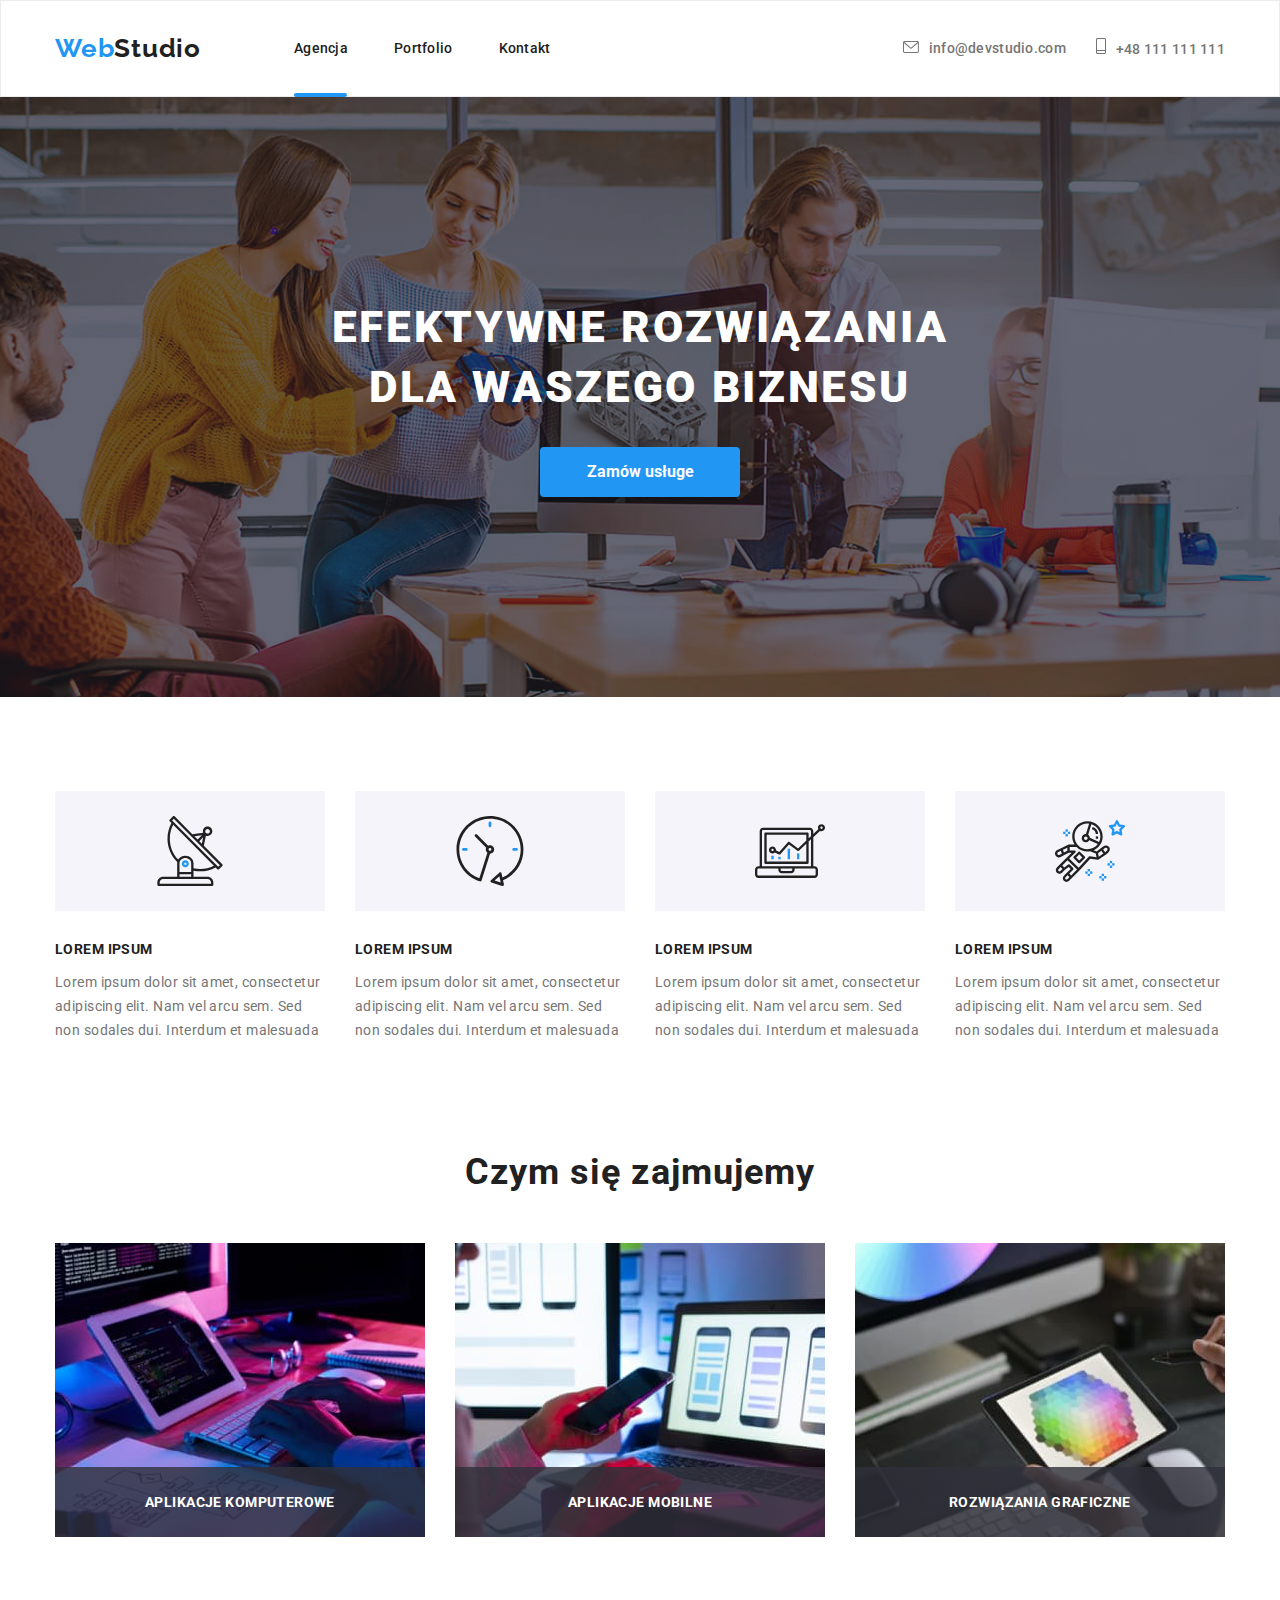
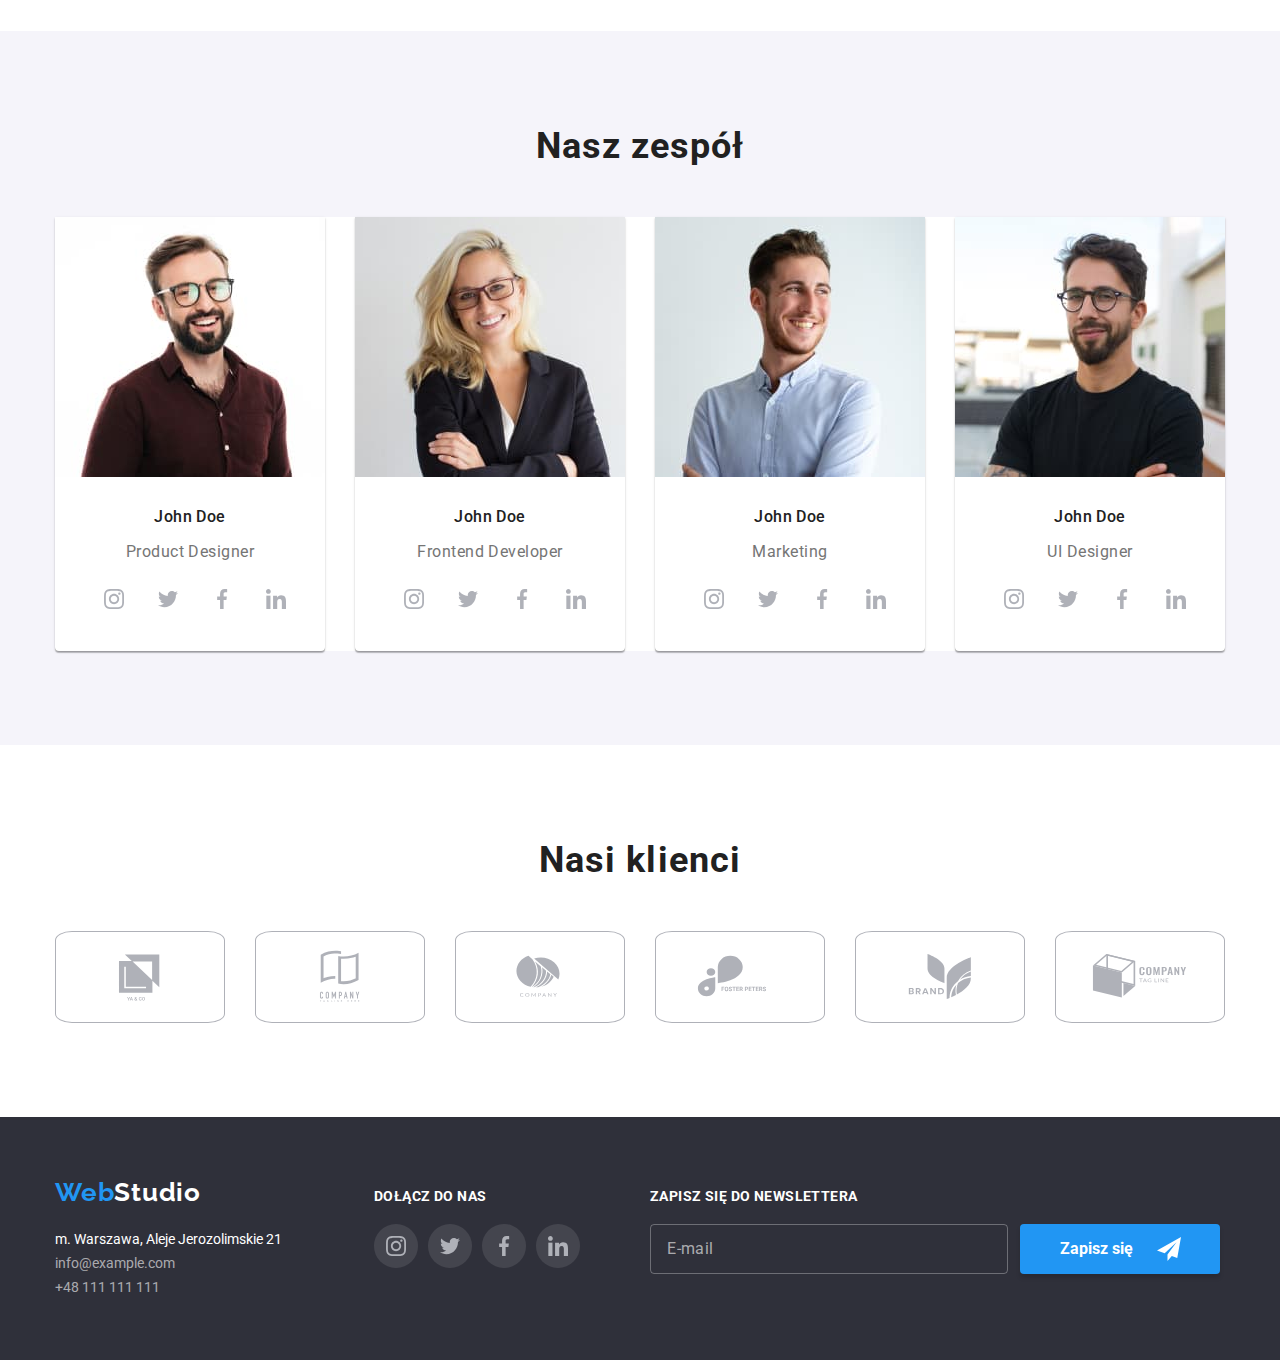
<file: index.html>
<!DOCTYPE html>
<html lang="en">
  <head>
    <meta charset="UTF-8" />
    <meta http-equiv="X-UA-Compatible" content="IE=edge" />
    <meta name="viewport" content="width=device-width, initial-scale=1.0" />

    <link
      rel="stylesheet"
      href="https://cdnjs.cloudflare.com/ajax/libs/modern-normalize/1.0.0/modern-normalize.min.css"
    />

    <link rel="stylesheet" href="./css/main.min.css" />
    <link rel="preconnect" href="https://fonts.gstatic.com" />
    <link
      href="https://fonts.googleapis.com/css2?family=Raleway:wght@700&family=Roboto:wght@400;500;700;900&display=swap"
      rel="stylesheet"
    />
    <title>Studio</title>
  </head>
  <body>
    <header class="header">
      <div class="container">
        <nav class="navigation">
          <a class="logo logo--light-theme" href="#"
            ><span class="logo__accent-text">Web</span>Studio</a
          >
          <ul class="menu list">
            <li class="menu__item menu__item--active">
              <a class="menu__link" href="#">Agencja</a>
            </li>
            <li class="menu__item">
              <a class="menu__link" href="./portfolio.html">Portfolio</a>
            </li>
            <li class="menu__item">
              <a class="menu__link" href="#">Kontakt</a>
            </li>
          </ul>
        </nav>
        <ul class="contact list">
          <li class="contact__item">
            <a class="contact__link" href="mailto:info@devstudio.com"
              ><svg class="contact__icon" width="16" height="12">
                <use href="./images/icons.svg#icon-envelope"></use></svg
              >info@devstudio.com</a
            >
          </li>

          <li class="contact__item">
            <a class="contact__link" href="tel:+48111111111"
              ><svg class="contact__icon" width="10" height="16">
                <use href="./images/icons.svg#icon-smartphone"></use></svg
              >+48 111 111 111</a
            >
          </li>
        </ul>
      </div>
    </header>
    <main>
      <!--------- HERO----------------->

      <section class="hero">
        <div class="container">
          <h1 class="main-header">EFEKTYWNE ROZWIĄZANIA DLA WASZEGO BIZNESU</h1>
          <button class="btn hero__btn" type="button" data-modal-open>
            Zamów usługe
          </button>
        </div>
      </section>

      <!--------LOREM IPSUM-------->

      <section class="strengths section">
        <div class="container">
          <ul class="advantages list">
            <li class="advantages__item">
              <a class="advantages__link" href="#">
                <svg class="advantages__icon">
                  <use href="./images/icons.svg#icon-antenna"></use>
                </svg>
              </a>
              <h3 class="advantages__header">LOREM IPSUM</h3>
              <p class="advantages__description">
                Lorem ipsum dolor sit amet, consectetur adipiscing elit. Nam vel
                arcu sem. Sed non sodales dui. Interdum et malesuada
              </p>
            </li>
            <li class="advantages__item">
              <a class="advantages__link" href="#">
                <svg class="advantages__icon">
                  <use href="./images/icons.svg#icon-clock"></use>
                </svg>
              </a>
              <h3 class="advantages__header">LOREM IPSUM</h3>
              <p class="advantages__description">
                Lorem ipsum dolor sit amet, consectetur adipiscing elit. Nam vel
                arcu sem. Sed non sodales dui. Interdum et malesuada
              </p>
            </li>
            <li class="advantages__item">
              <a class="advantages__link" href="#">
                <svg class="advantages__icon">
                  <use href="./images/icons.svg#icon-diagram"></use>
                </svg>
              </a>
              <h3 class="advantages__header">LOREM IPSUM</h3>
              <p class="advantages__description">
                Lorem ipsum dolor sit amet, consectetur adipiscing elit. Nam vel
                arcu sem. Sed non sodales dui. Interdum et malesuada
              </p>
            </li>
            <li class="advantages__item">
              <a class="advantages__link" href="#">
                <svg class="advantages__icon">
                  <use href="./images/icons.svg#icon-astronaut"></use>
                </svg>
              </a>
              <h3 class="advantages__header">LOREM IPSUM</h3>
              <p class="advantages__description">
                Lorem ipsum dolor sit amet, consectetur adipiscing elit. Nam vel
                arcu sem. Sed non sodales dui. Interdum et malesuada
              </p>
            </li>
          </ul>
        </div>
      </section>
      <!-------------about us----------------------->
      <section class="about-us">
        <div class="container">
          <h2 class="secondary-header">Czym się zajmujemy</h2>

          <ul class="about list">
            <li class="about__item">
              <img
                class="about__photo"
                src="./images/about-us/about-us-img1.jpg"
                alt="Pisanie na klawiaturze kodu wyswietlającego się na tablecie i ekranie monitora"
                width="370"
                height="294"
              />
              <div class="about__header-wrapper">
                <p class="about__label">Aplikacje komputerowe</p>
              </div>
            </li>

            <li class="about__item">
              <img
                class="about__photo"
                src="./images/about-us/about-us-img2.jpg"
                alt="Projektowanie szablonów stron przystosowanych do smartfonów"
                width="370"
                height="294"
              />
              <p class="about__label">Aplikacje mobilne</p>
            </li>

            <li class="about__item">
              <img
                class="about__photo"
                src="./images/about-us/about-us-img3.jpg"
                alt="Paleta kolorów na ekranie tableta"
                width="370"
                height="294"
              />
              <p class="about__label">Rozwiązania graficzne</p>
            </li>
          </ul>
        </div>
      </section>
      <!---------our team-------------->
      <section class="our-team section">
        <div class="container">
          <h2 class="secondary-header">Nasz zespół</h2>
          <ul class="team list">
            <li class="team__item">
              <img
                class="team__photo"
                src="./images/team/team-img1.jpg"
                alt="Zdjęcie przedstawiające John Doe Product Designer"
                width="270"
                height="260"
              />
              <h3 class="team__name">John Doe</h3>
              <p class="team__job">Product Designer</p>
              <ul class="social list">
                <li class="social__item">
                  <a class="social__link" href="#">
                    <svg class="social__icon">
                      <use href="./images/icons.svg#icon-instagram"></use>
                    </svg>
                  </a>
                </li>
                <li class="social__item">
                  <a class="social__link" href="#">
                    <svg class="social__icon">
                      <use href="./images/icons.svg#icon-twitter"></use>
                    </svg>
                  </a>
                </li>
                <li class="social__item">
                  <a class="social__link" href="#">
                    <svg class="social__icon">
                      <use href="./images/icons.svg#icon-facebook"></use>
                    </svg>
                  </a>
                </li>
                <li class="social__item">
                  <a class="social__link" href="#">
                    <svg class="social__icon">
                      <use href="./images/icons.svg#icon-linkedin"></use>
                    </svg>
                  </a>
                </li>
              </ul>
            </li>
            <li class="team__item">
              <img
                class="team__photo"
                src="./images/team/team-img2.jpg"
                alt="Zdjęcie przedstawiające John Doe Frontend Developer"
                width="270"
                height="260"
              />
              <h3 class="team__name">John Doe</h3>
              <p class="team__job">Frontend Developer</p>
              <ul class="social list">
                <li class="social__item">
                  <a class="social__link" href="#">
                    <svg class="social__icon">
                      <use href="./images/icons.svg#icon-instagram"></use>
                    </svg>
                  </a>
                </li>
                <li class="social__item">
                  <a class="social__link" href="#">
                    <svg class="social__icon">
                      <use href="./images/icons.svg#icon-twitter"></use>
                    </svg>
                  </a>
                </li>
                <li class="social__item">
                  <a class="social__link" href="#">
                    <svg class="social__icon">
                      <use href="./images/icons.svg#icon-facebook"></use>
                    </svg>
                  </a>
                </li>
                <li class="social__item">
                  <a class="social__link" href="#">
                    <svg class="social__icon">
                      <use href="./images/icons.svg#icon-linkedin"></use>
                    </svg>
                  </a>
                </li>
              </ul>
            </li>
            <li class="team__item">
              <img
                class="team__photo"
                src="./images/team/team-img3.jpg"
                alt="Zdjęcie przedstawiające John Doe Marketing"
                width="270"
                height="260"
              />
              <h3 class="team__name">John Doe</h3>
              <p class="team__job">Marketing</p>
              <ul class="social list">
                <li class="social__item">
                  <a class="social__link" href="#">
                    <svg class="social__icon">
                      <use href="./images/icons.svg#icon-instagram"></use>
                    </svg>
                  </a>
                </li>
                <li class="social__item">
                  <a class="social__link" href="#">
                    <svg class="social__icon">
                      <use href="./images/icons.svg#icon-twitter"></use>
                    </svg>
                  </a>
                </li>
                <li class="social__item">
                  <a class="social__link" href="#">
                    <svg class="social__icon">
                      <use href="./images/icons.svg#icon-facebook"></use>
                    </svg>
                  </a>
                </li>
                <li class="social__item">
                  <a class="social__link" href="#">
                    <svg class="social__icon">
                      <use href="./images/icons.svg#icon-linkedin"></use>
                    </svg>
                  </a>
                </li>
              </ul>
            </li>
            <li class="team__item">
              <img
                class="team__photo"
                src="./images/team/team-img4.jpg"
                alt="Zdjęcie przedstawiające John Doe UI Designer"
                width="270"
                height="260"
              />
              <h3 class="team__name">John Doe</h3>
              <p class="team__job">UI Designer</p>
              <ul class="social list">
                <li class="social__item">
                  <a class="social__link" href="#">
                    <svg class="social__icon">
                      <use href="./images/icons.svg#icon-instagram"></use>
                    </svg>
                  </a>
                </li>
                <li class="social__item">
                  <a class="social__link" href="#">
                    <svg class="social__icon">
                      <use href="./images/icons.svg#icon-twitter"></use>
                    </svg>
                  </a>
                </li>
                <li class="social__item">
                  <a class="social__link" href="#">
                    <svg class="social__icon">
                      <use href="./images/icons.svg#icon-facebook"></use>
                    </svg>
                  </a>
                </li>
                <li class="social__item">
                  <a class="social__link" href="#">
                    <svg class="social__icon">
                      <use href="./images/icons.svg#icon-linkedin"></use>
                    </svg>
                  </a>
                </li>
              </ul>
            </li>
          </ul>
        </div>
      </section>
      <!-------our clients--------------->
      <section class="customers section">
        <div class="container">
          <h2 class="secondary-header">Nasi klienci</h2>
          <ul class="clients list">
            <li class="clients__item">
              <a class="clients__logo" href="#">
                <svg class="clients__icon">
                  <use href="./images/icons.svg#icon-logo"></use>
                </svg>
              </a>
            </li>
            <li class="clients__item">
              <a class="clients__logo" href="#">
                <svg class="clients__icon">
                  <use href="./images/icons.svg#icon-logo-1"></use>
                </svg>
              </a>
            </li>
            <li class="clients__item">
              <a class="clients__logo" href="#">
                <svg class="clients__icon">
                  <use href="./images/icons.svg#icon-logo-2"></use>
                </svg>
              </a>
            </li>
            <li class="clients__item">
              <a class="clients__logo" href="#">
                <svg class="clients__icon">
                  <use href="./images/icons.svg#icon-logo-3"></use>
                </svg>
              </a>
            </li>
            <li class="clients__item">
              <a class="clients__logo" href="#">
                <svg class="clients__icon">
                  <use href="./images/icons.svg#icon-logo-4"></use>
                </svg>
              </a>
            </li>
            <li class="clients__item">
              <a class="clients__logo" href="#">
                <svg class="clients__icon">
                  <use href="./images/icons.svg#icon-logo-5"></use>
                </svg>
              </a>
            </li>
          </ul>
        </div>
      </section>
    </main>
    <footer class="footer">
      <div class="container">
        <div class="footer-information">
          <a class="logo logo--dark-theme" href="#"
            ><span class="logo__accent-text">Web</span>Studio</a
          >
          <address class="address-information">
            <ul class="address list">
              <li class="address__item">
                <a
                  class="address__link address__link--theme"
                  href="https://goo.gl/maps/yhdsXDUsX37qRGJ78"
                  target="_blank"
                  >m. Warszawa, Aleje Jerozolimskie 21</a
                >
              </li>
              <li class="address__item">
                <a class="address__link" href="mailto:info@example.com"
                  >info@example.com</a
                >
              </li>
              <li class="address__item">
                <a class="address__link" href="tel:+48111111111"
                  >+48 111 111 111</a
                >
              </li>
            </ul>
          </address>
        </div>
        <div class="social-links">
          <h3 class="social__header">Dołącz do nas</h3>
          <ul class="social list">
            <li class="social__item">
              <a class="social__link social__link--dark-theme" href="#">
                <svg class="social__icon">
                  <use href="./images/icons.svg#icon-instagram"></use>
                </svg>
              </a>
            </li>
            <li class="social__item">
              <a class="social__link social__link--dark-theme" href="#">
                <svg class="social__icon">
                  <use href="./images/icons.svg#icon-twitter"></use>
                </svg>
              </a>
            </li>
            <li class="social__item">
              <a class="social__link social__link--dark-theme" href="#">
                <svg class="social__icon">
                  <use href="./images/icons.svg#icon-facebook"></use>
                </svg>
              </a>
            </li>
            <li class="social__item">
              <a class="social__link social__link--dark-theme" href="#">
                <svg class="social__icon">
                  <use href="./images/icons.svg#icon-linkedin"></use>
                </svg>
              </a>
            </li>
          </ul>
        </div>
        <div class="newsletter">
          <form method="POST" class="newsletter__form">
            <h3 class="newsletter__header">Zapisz się do newslettera</h3>
            <div class="newsletter__input">
              <input
                type="email"
                name="email"
                placeholder="E-mail"
                class="newsletter__email"
              />

              <button class="btn newsletter__btn" type="submit">
                Zapisz się<svg class="newsletter__icon">
                  <use href="./images/icons.svg#icon-send"></use>
                </svg>
              </button>
            </div>
          </form>
        </div>
      </div>
    </footer>
    <div class="backdrop is-hidden" data-modal>
      <div class="modal">
        <button type="button" class="close-btn" data-modal-close>
          <svg
            class="close-btn__icon"
            width="11"
            height="11"
            viewBox="0 0 11 11"
            xmlns="http://www.w3.org/2000/svg"
          >
            <path
              d="M11 1.10786L9.89214 0L5.5 4.39214L1.10786 0L0 1.10786L4.39214 5.5L0 9.89214L1.10786 11L5.5 6.60786L9.89214 11L11 9.89214L6.60786 5.5L11 1.10786Z"
            />
          </svg>
        </button>
        <form method="POST" class="form">
          <h2 class="form__title">Zostaw swoje dane w formularzu poniżej</h2>
          <label for="name" class="form__label">Imie</label>
          <div class="form__wrapper">
            <input
              type="text"
              name="name"
              id="name"
              class="form__input"
              required
            />

            <svg class="form__icon">
              <use href="./images/icons.svg#icon-name"></use>
            </svg>
          </div>

          <label for="telefon" class="form__label">Telefon</label>
          <div class="form__wrapper">
            <input
              type="tel"
              name="telefon"
              id="telefon"
              class="form__input"
              required
            />

            <svg class="form__icon">
              <use href="./images/icons.svg#icon-phone"></use>
            </svg>
          </div>
          <label for="e-mail" class="form__label">E-mail</label>
          <div class="form__wrapper">
            <input type="email" name="e-mail" id="e-mail" class="form__input" />

            <svg class="form__icon">
              <use href="./images/icons.svg#icon-e-mail"></use>
            </svg>
          </div>
          <label for="komentarz" class="form__label">Komentarz</label>
          <textarea
            name="komentarz"
            id="komentarz"
            cols="30"
            rows="10"
            class="form__textarea"
            placeholder="Wprowadź tekst"
          ></textarea>
          <div class="form__policy">
            <input
              type="checkbox"
              id="checkbox"
              class="form__checkbox visually-hidden"
              required
            />
            <label for="checkbox" class="form__statement"
              >Oświadczam iż akceptuję &nbsp;
              <a href="#" class="form__link">Regulamin </a>
              &nbsp;i&nbsp;
              <a href="#" class="form__link"> Politykę Prywatności</a>

              .</label
            >
          </div>

          <button class="btn form__btn" type="submit">Wyślij</button>
        </form>
      </div>
    </div>
    <script src="./js/modal.js"></script>
  </body>
</html>
</file>
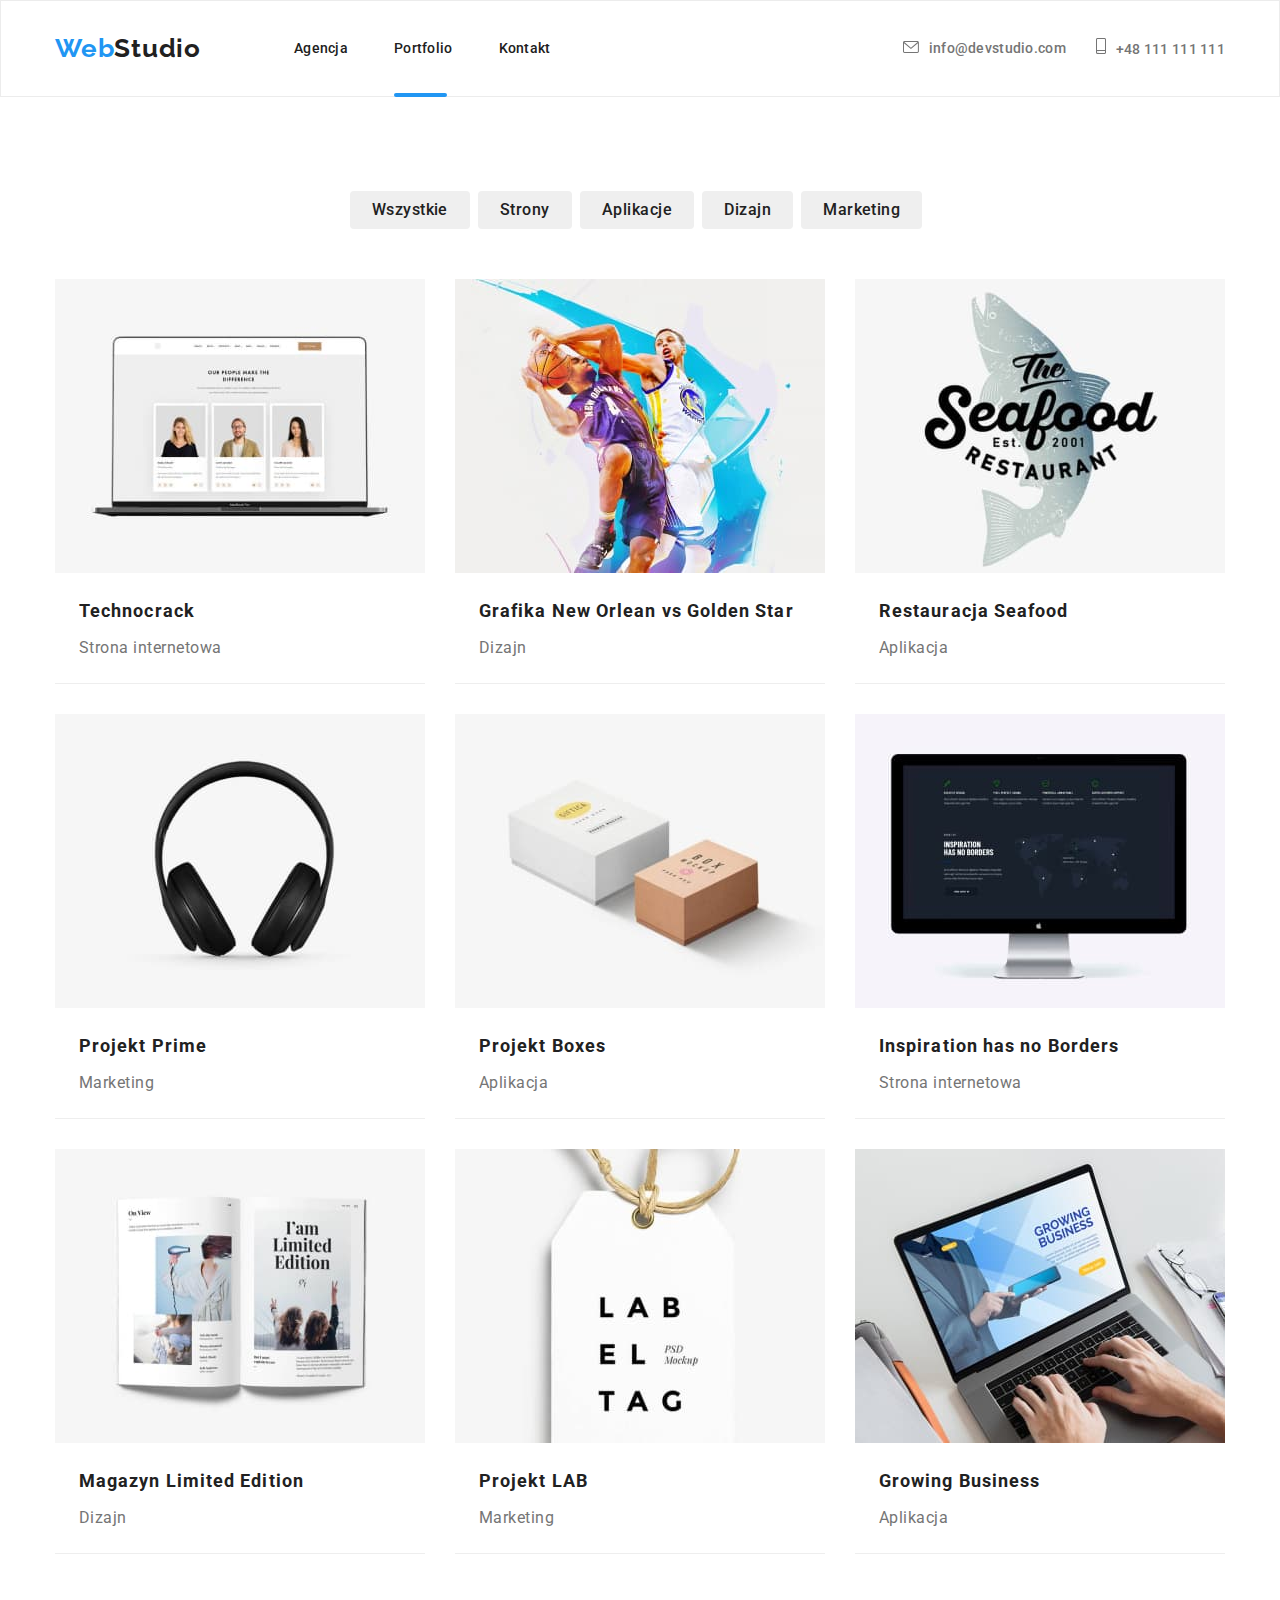
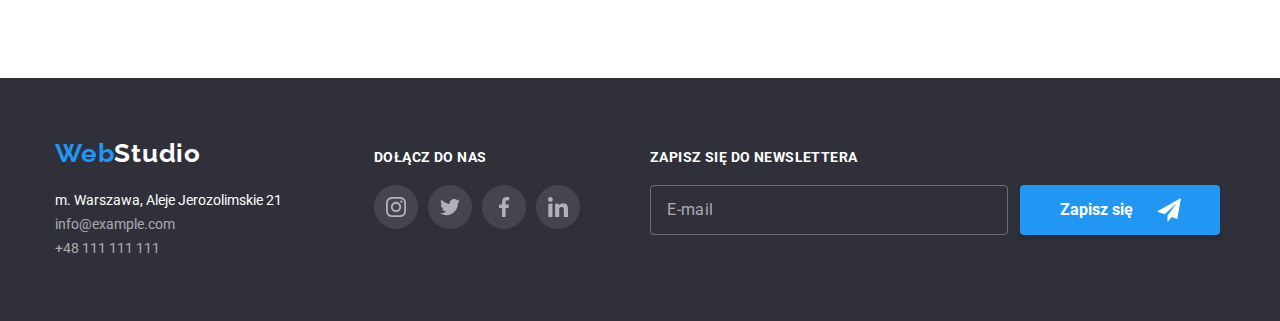
<file: portfolio.html>
<!DOCTYPE html>
<html lang="en">
  <head>
    <meta charset="UTF-8" />
    <meta http-equiv="X-UA-Compatible" content="IE=edge" />
    <meta name="viewport" content="width=device-width, initial-scale=1.0" />
    <link
      rel="stylesheet"
      href="https://cdnjs.cloudflare.com/ajax/libs/modern-normalize/1.0.0/modern-normalize.min.css"
    />
    <link rel="stylesheet" href="./css/main.min.css" />
    <link rel="preconnect" href="https://fonts.gstatic.com" />
    <link
      href="https://fonts.googleapis.com/css2?family=Raleway:wght@700&family=Roboto:wght@400;500;700;900&display=swap"
      rel="stylesheet"
    />
    <title>Portfolio</title>
  </head>
  <body>
    <header class="header">
      <div class="container">
        <nav class="navigation">
          <a class="logo logo--light-theme " href="./index.html"
            ><span class="logo__accent-text">Web</span
            >Studio</a
          >
          <ul class="menu list">
            <li class="menu__item">
              <a class="menu__link" href="./index.html"
                >Agencja</a
              >
            </li>
            <li class="menu__item menu__item--active">
                <a class="menu__link" href="#">Portfolio</a> 
            </li>
            <li class="menu__item">
              <a class="menu__link" href="./index.html"
                >Kontakt</a
              >
            </li>
          </ul>
        </nav>
        <ul class="contact list">
          <li class="contact__item">
            <a class="contact__link" href="mailto:info@devstudio.com">
              <svg class="contact__icon"  width="16" height="12">
                <use href="./images/icons.svg#icon-envelope"></use></svg
              >info@devstudio.com</a
            >
          </li>
          <li class="contact__item">
            <a class="contact__link" href="tel:+48111111111">
              <svg class="contact__icon" width="10" height="16">
                <use href="./images/icons.svg#icon-smartphone"></use></svg
              >+48 111 111 111</a
            >
          </li>
        </ul>
      </div>
    </header>
    <main>
      <!--filters-->

      <div class="filters">
        <div class="container">
          <ul class="buttons list">
            <li class="buttons__item">
              <button class="buttons__name" type="button">
                Wszystkie
              </button>
            </li>
            <li class="buttons__item">
              <button class="buttons__name" type="button">
                Strony
              </button>
            </li>
            <li class="buttons__item">
              <button class="buttons__name" type="button">
                Aplikacje
              </button>
            </li>
            <li class="buttons__item">
              <button class="buttons__name" type="button">
                Dizajn
              </button>
            </li>
            <li class="buttons__item">
              <button class="buttons__name" type="button">
                Marketing
              </button>
            </li>
          </ul>
        </div>
      </div>

      <!--cards-->
      <div class="cards">
        <div class="container">
          <ul class="projects list">
            <li class="projects__item">
              <div class="box">
                <div class="overlay">
                  <p class="overlay__text">
                    Technocrack jest popularną platformą wykorzystywaną do
                    rozpowszechniania koronawirusa. Firmy wykorzystują tę
                    platformę do celów szpiegowskich i ataków na
                    niezabezpieczone serwery konkurencji
                  </p>
                </div>
                <img
                  class="projects__photo"
                  src="./images/projects/projects-img1.jpg"
                  alt="Zdjęcie strony internetowej"
                  width="370"
                  height="294"
                />
              </div>
              <h3 class="projects__title">Technocrack</h3>
              <p class="projects__description">Strona internetowa</p>
            </li>

            <li class="projects__item">
              <div class="box">
                <div class="overlay">
                  <p class="overlay__text">
                    Technocrack jest popularną platformą wykorzystywaną do
                    rozpowszechniania koronawirusa. Firmy wykorzystują tę
                    platformę do celów szpiegowskich i ataków na
                    niezabezpieczone serwery konkurencji
                  </p>
                </div>
                <img
                  class="projects__photo"
                  src="./images/projects/projects-img2.jpg"
                  alt="Grafika koszykarzy New Orlean vs Golden Star"
                  width="370"
                  height="294"
                />
              </div>
              <h3 class="projects__title">
                Grafika New Orlean vs Golden Star
              </h3>
              <p class="projects__description">Dizajn</p>
            </li>
            <li class="projects__item">
              <div class="box">
                <div class="overlay">
                  <p class="overlay__text">
                    Technocrack jest popularną platformą wykorzystywaną do
                    rozpowszechniania koronawirusa. Firmy wykorzystują tę
                    platformę do celów szpiegowskich i ataków na
                    niezabezpieczone serwery konkurencji
                  </p>
                </div>
                <img
                  class="projects__photo"
                  src="./images/projects/projects-img3.jpg"
                  alt="Logo restauracji Seafood"
                  width="370"
                  height="294"
                />
              </div>
              <h3 class="projects__title">Restauracja Seafood</h3>
              <p class="projects__description">Aplikacja</p>
            </li>
            <li class="projects__item">
              <div class="box">
                <div class="overlay">
                  <p class="overlay__text">
                    Technocrack jest popularną platformą wykorzystywaną do
                    rozpowszechniania koronawirusa. Firmy wykorzystują tę
                    platformę do celów szpiegowskich i ataków na
                    niezabezpieczone serwery konkurencji
                  </p>
                </div>
                <img
                  class="projects__photo"
                  src="./images/projects/projects-img4.jpg"
                  alt="Zdjęcie przedstawiające słuchawki"
                  width="370"
                  height="294"
                />
              </div>
              <h3 class="projects__title">Projekt Prime</h3>
              <p class="projects__description">Marketing</p>
            </li>
            <li class="projects__item">
              <div class="box">
                <div class="overlay">
                  <p class="overlay__text">
                    Technocrack jest popularną platformą wykorzystywaną do
                    rozpowszechniania koronawirusa. Firmy wykorzystują tę
                    platformę do celów szpiegowskich i ataków na
                    niezabezpieczone serwery konkurencji
                  </p>
                </div>
                <img
                  class="projects__photo"
                  src="./images/projects/projects-img5.jpg"
                  alt="Zdjęcie dwóch pudełek"
                  width="370"
                  height="294"
                />
              </div>
              <h3 class="projects__title">Projekt Boxes</h3>
              <p class="projects__description">Aplikacja</p>
            </li>
            <li class="projects__item">
              <div class="box">
                <div class="overlay">
                  <p class="overlay__text">
                    Technocrack jest popularną platformą wykorzystywaną do
                    rozpowszechniania koronawirusa. Firmy wykorzystują tę
                    platformę do celów szpiegowskich i ataków na
                    niezabezpieczone serwery konkurencji
                  </p>
                </div>
                <img
                  class="projects__photo"
                  src="./images/projects/projects-img6.jpg"
                  alt="Zdjęcie strony internetowej Inspiartion has no Borders"
                  width="370"
                  height="294"
                />
              </div>
              <h3 class="projects__title">
                Inspiration has no Borders
              </h3>
              <p class="projects__description">Strona internetowa</p>
            </li>
            <li class="projects__item">
              <div class="box">
                <div class="overlay">
                  <p class="overlay__text">
                    Technocrack jest popularną platformą wykorzystywaną do
                    rozpowszechniania koronawirusa. Firmy wykorzystują tę
                    platformę do celów szpiegowskich i ataków na
                    niezabezpieczone serwery konkurencji
                  </p>
                </div>
                <img
                  class="projects__photo"
                  src="./images/projects/projects-img7.jpg"
                  alt="Zdjęcie przedstawiające dwie strony magazynu"
                  width="370"
                  height="294"
                />
              </div>
              <h3 class="projects__title">Magazyn Limited Edition</h3>
              <p class="projects__description">Dizajn</p>
            </li>
            <li class="projects__item">
              <div class="box">
                <div class="overlay">
                  <p class="overlay__text">
                    Technocrack jest popularną platformą wykorzystywaną do
                    rozpowszechniania koronawirusa. Firmy wykorzystują tę
                    platformę do celów szpiegowskich i ataków na
                    niezabezpieczone serwery konkurencji
                  </p>
                </div>
                <img
                  class="projects__photo"
                  src="./images/projects/projects-img8.jpg"
                  alt="Zdjęcie etykiety"
                  width="370"
                  height="294"
                />
              </div>
              <h3 class="projects__title">Projekt LAB</h3>
              <p class="projects__description">Marketing</p>
            </li>
            <li class="projects__item">
              <div class="box">
                <div class="overlay">
                  <p class="overlay__text">
                    Technocrack jest popularną platformą wykorzystywaną do
                    rozpowszechniania koronawirusa. Firmy wykorzystują tę
                    platformę do celów szpiegowskich i ataków na
                    niezabezpieczone serwery konkurencji
                  </p>
                </div>
                <img
                  class="projects__photo"
                  src="./images/projects/projects-img9.jpg"
                  alt="Aplikacja Growing Business wyświetlająca się na laptopie"
                  width="370"
                  height="294"
                />
              </div>
              <h3 class="projects__title">Growing Business</h3>
              <p class="projects__description">Aplikacja</p>
            </li>
          </ul>
        </div>
      </div>
    </main>
    <footer class="footer">
      <div class="container">
        <div class="footer-left-side">
          <a class="logo logo--dark-theme " href="#"
            ><span class="logo__accent-text">Web</span
            >Studio</span></a
          >
          <address class="address-information">
            <ul class="address list">
              <li class="address__item">
                <a
                  class="address__link address__link--theme"
                  href="https://goo.gl/maps/yhdsXDUsX37qRGJ78"
                  target="_blank"
                  >m. Warszawa, Aleje Jerozolimskie 21</a
                >
              </li>
              <li class="address__item">
                <a
                  class="address__link"
                  href="mailto:info@example.com"
                  >info@example.com</a
                >
              </li>
              <li class="address__item">
                <a
                  class="address__link"
                  href="tel:+48111111111"
                  >+48 111 111 111</a
                >
              </li>
            </ul>
          </address>
        </div>
        <div class="social-links">
          <h3 class="social__header">Dołącz do nas</h3>
          <ul class="social list">
            <li class="social__item">
              <a class="social__link social__link--dark-theme" href="#">
                <svg class="social__icon">
                  <use href="./images/icons.svg#icon-instagram"></use>
                </svg>
              </a>
            </li>
            <li class="social__item">
              <a class="social__link social__link--dark-theme" href="#">
                <svg class="social__icon">
                  <use href="./images/icons.svg#icon-twitter"></use>
                </svg>
              </a>
            </li>
            <li class="social__item">
              <a class="social__link social__link--dark-theme" href="#">
                <svg class="social__icon">
                  <use href="./images/icons.svg#icon-facebook"></use>
                </svg>
              </a>
            </li>
            <li class="social__item">
              <a class="social__link social__link--dark-theme" href="#">
                <svg class="social__icon">
                  <use href="./images/icons.svg#icon-linkedin"></use>
                </svg>
              </a>
            </li>
          </ul>
        </div>
        <div class="newsletter">
          <form method="POST" class="newsletter__form">
            <h3 class="newsletter__header">Zapisz się do newslettera</h3>
            <div class="newsletter__input">
              <input
                type="email"
                name="email"
                placeholder="E-mail"
                class="newsletter__email"
              />

              <button class="btn newsletter__btn" type="submit">
                Zapisz się<svg class="newsletter__icon">
                  <use href="./images/icons.svg#icon-send"></use>
                </svg>
              </button>
            </div>
          </form>
        </div>
      </div>
    </footer>
  </body>
</html>
</file>
<file: css/main.min.css>
.visually-hidden{position:absolute !important;clip:rect(1px 1px 1px 1px);clip:rect(1px, 1px, 1px, 1px);padding:0 !important;border:0 !important;height:1px !important;width:1px !important;overflow:hidden}body{font-family:"Roboto",sans-serif}h1,h2,h3,h4,h5,h6{margin:0}ul,ol{padding:0;margin:0}p{padding:0}img{display:block}.list{list-style:none}.address-information{font-style:normal}.container{width:1200px;padding:0 15px;align-items:center;margin:0 auto}.header .container{display:flex;align-items:center;padding-top:32px;padding-bottom:32px}.hero .container{display:flex;flex-direction:column;width:1200px;justify-content:center;align-items:center;padding-top:200px;padding-right:452px;padding-bottom:200px;padding-left:452px}.footer .container{display:flex;align-items:baseline}.section{padding-top:94px;padding-bottom:94px}.backdrop{position:fixed;left:0;top:0;width:100%;height:100%;background-color:rgba(0,0,0,0.2);transition:opacity 3000ms cubic-bezier(0.165, 0.84, 0.44, 1),visibility 3000ms cubic-bezier(0.175, 0.885, 0.32, 1.275)}.is-hidden{opacity:0;visibility:hidden;pointer-events:none;transition:opacity 3000ms cubic-bezier(0.165, 0.84, 0.44, 1),visibility 3000ms cubic-bezier(0.175, 0.885, 0.32, 1.275)}.btn{border:none;font-weight:700;font-size:16px;line-height:1.875;width:200px;height:50px;color:#fff;background-color:#2196f3;border-radius:4px;cursor:pointer;box-shadow:0px 4px 4px rgba(0,0,0,0.15)}.hero__btn{padding:10px 41px}.newsletter__btn{display:flex;justify-content:center;align-items:center}.form__btn{margin:0 auto}.secondary-header{font-weight:700;font-size:36px;line-height:1.167;text-align:center;letter-spacing:0.03em;color:#212121;margin-bottom:50px}.logo{font-family:"Raleway",sans-serif;font-weight:700;font-size:26px;line-height:1.192;text-decoration:none;letter-spacing:0.03em;margin-right:93px;color:#2196f3}.logo__accent-text{color:#2196f3}.logo--light-theme{color:#212121}.logo--dark-theme{color:#fff}.modal{position:absolute;top:50%;left:50%;transform:translate(-50%, -50%);width:528px;min-height:581px;background-color:#fff;border-radius:4px;padding:40px}.close-btn{position:absolute;top:8px;right:8px;width:30px;height:30px;background-color:transparent;border:1px solid rgba(0,0,0,0.1);border-radius:50%;cursor:pointer}.form{display:flex;justify-content:center;align-items:flex-start;flex-direction:column}.form__title{font-weight:700;font-size:20px;line-height:1.15;text-align:center;align-items:center;letter-spacing:0.03em;color:#212121;margin-bottom:12px;width:100%}.form__label{font-family:'Roboto', sans-serif;font-size:12px;line-height:1.167;letter-spacing:0.01em;color:#757575;margin-bottom:4px}.form__input{border:1px solid rgba(33,33,33,0.2);box-sizing:border-box;border-radius:4px;width:100%;padding-bottom:10px;padding-left:30px;padding-top:10px;height:40px;transition-property:border-color, fill;transition-duration:250ms;transition-timing-function:cubic-bezier(0.4, 0, 0.2, 1)}.form__input:focus+.form__icon{outline:none;fill:#2196f3;border-color:#2196f3}.form__input:focus{outline:none;border-color:#2196f3}.form__icon{width:12px;height:12px;position:absolute;top:50%;left:3%;transform:translateY(-50%)}.form__wrapper{position:relative;width:100%;margin-bottom:10px}.form__textarea{border:1px solid rgba(33,33,33,0.2);box-sizing:border-box;border-radius:4px;width:100%;margin-bottom:20px;height:120px;padding:12px 16px;font-size:12px;line-height:1.167;letter-spacing:0.01em}.form__textarea::placeholder{font-size:12px;line-height:1.167;letter-spacing:0.01em;color:rgba(117,117,117,0.5)}.form__textarea:focus{outline:none;border-color:#2196f3}.form__checkbox{vertical-align:middle;position:relative;bottom:1px}.form__checkbox:checked+.form__statement::before{background-color:#2196f3;border:none;background-image:url("../images/icon-checkbox.svg");background-repeat:no-repeat;background-position:center}.form__link{font-size:14px;line-height:1.714;letter-spacing:0.03em;color:#2196f3}.form__statement{font-size:14px;line-height:1.714;letter-spacing:0.03em;color:#757575;display:flex;align-items:center;justify-content:center;margin-bottom:30px}.form__statement::before{display:inline-block;content:'';width:16px;height:16px;border:2px solid #000;border-radius:2px;margin-right:8px;transition-duration:250ms;transition-timing-function:cubic-bezier(0.4, 0, 0.2, 1)}.main-header{align-items:center;font-weight:900;font-size:44px;line-height:1.364;text-align:center;letter-spacing:0.06em;text-transform:uppercase;color:#fff;width:696px;padding-bottom:30px}.social{display:flex;align-items:center;justify-content:center}.social__link{display:flex;width:44px;height:44px;background-color:#fff;fill:#afb1b8;border-radius:50%;align-items:center;justify-content:center;margin-bottom:30px;margin-left:10px;transition-property:fill, background-color;transition-duration:250ms;transition-timing-function:cubic-bezier(0.4, 0, 0.2, 1)}.social__link:hover,.social__link:focus{fill:#fff;background-color:#2196f3}.social__icon{width:20px;height:20px}.social__header{font-size:14px;line-height:1.143;letter-spacing:0.03em;text-transform:uppercase;color:#fff;margin-bottom:20px;padding-left:10px}.social__link--dark-theme{background:linear-gradient(rgba(255,255,255,0.1), rgba(255,255,255,0.1))}.social__link--dark-theme:hover,.social__link--dark-theme:focus{fill:#fff;background-color:#2196f3}.social-links{margin-left:70px}.menu__item{margin-right:46px}.menu__item--active{color:#2196f3}.menu__item--active::after{content:'';display:flex;position:absolute;top:93px;height:4px;width:53px;border-radius:2px;background-color:#2196f3;margin-right:20px}.menu__link{font-weight:500;font-size:14px;line-height:1.143;letter-spacing:0.02em;color:#212121;fill:#757575;text-decoration:none;transition-property:color, fill;transition-duration:250ms;transition-timing-function:cubic-bezier(0.4, 0, 0.2, 1)}.menu__link:hover,.menu__link:focus{color:#2196f3}.contact__link{font-weight:500;font-size:14px;line-height:1.143;letter-spacing:0.02em;color:#757575;fill:#757575;text-decoration:none;transition-property:color, fill;transition-duration:250ms;transition-timing-function:cubic-bezier(0.4, 0, 0.2, 1)}.contact__link:hover,.contact__link:focus{fill:#2196f3;color:#2196f3}.contact__icon{margin-right:10px}.contact__icon:first-child{margin-left:30px}.header{border:1px solid #ececec}.navigation,.menu{display:flex;align-items:center;justify-content:space-between}.contact{display:flex;align-items:center;justify-content:space-between;margin-left:auto}.hero{background-image:linear-gradient(rgba(47,48,58,0.4), rgba(47,48,58,0.4)),url("../images/hero-background/background-img.jpg");background-repeat:no-repeat;background-size:1600px;background-position:center}.advantages{display:flex;justify-content:space-between}.advantages__header{display:flex;flex-wrap:wrap;font-weight:700;font-size:14px;line-height:1.143;letter-spacing:0.03em;text-transform:uppercase;color:#212121;margin-bottom:10px;width:270px;padding-top:30px}.advantages__header__header:not(:last-child){margin-right:30px}.advantages__description{display:flex;text-align:left;font-size:14px;line-height:1.714;letter-spacing:0.03em;color:#757575;width:270px}.advantages__icon{width:70px;height:70px;display:block}.advantages__link{display:flex;width:270px;height:120px;background-color:#f5f4fa;align-items:center;justify-content:center}.about-us{padding-bottom:94px}.about{display:flex;justify-content:space-between}.about__item{position:relative}.about__item:not(:last-child){margin-right:30px}.about__label{position:absolute;bottom:0;display:flex;justify-content:center;align-items:center;width:100%;height:70px;background:linear-gradient(rgba(47,48,58,0.8), rgba(47,48,58,0.8));font-weight:700;font-size:14px;line-height:1.143;letter-spacing:0.03em;text-transform:uppercase;color:#fff;z-index:1;margin-bottom:0}.team{display:flex;justify-content:space-between;background-color:#fff}.team__name{padding-top:30px;font-weight:500;font-size:16px;line-height:1.188;letter-spacing:0.03em;color:#212121;text-align:center}.team__job{font-size:16px;line-height:1.188;letter-spacing:0.03em;color:#757575;text-align:center}.team__item{box-shadow:0px 1px 3px rgba(0,0,0,0.12),0px 1px 1px rgba(0,0,0,0.14),0px 2px 1px rgba(0,0,0,0.2);border-radius:0px 0px 4px 4px}.team__item:not(:last-child){margin-right:30px}.our-team{background-color:#F5F4FA}.clients{display:flex;align-items:center;justify-content:space-between}.clients__logo{display:flex;width:170px;height:92px;background-color:#fff;fill:#afb1b8;border:1px solid #afb1b8;border-radius:10%;align-items:center;justify-content:center;transition-property:fill, border-color;transition-duration:250ms;transition-timing-function:cubic-bezier(0.4, 0, 0.2, 1)}.clients__logo:hover,.clients__logo:focus{fill:#2196f3;border-color:#2196f3}.clients__icon{width:106px;height:60px}.footer{padding-top:60px;padding-bottom:60px;background-color:#2f303a}.address{padding-top:20px}.address__link{font-size:14px;line-height:1.714;color:rgba(255,255,255,0.6);text-decoration:none;padding-top:9px;transition-duration:250ms;transition-timing-function:cubic-bezier(0.4, 0, 0.2, 1)}.address__link:hover,.address__link:focus{color:#2196f3}.address__link--theme{color:#fff}.newsletter{margin-left:70px}.newsletter__header{font-weight:700;font-size:14px;line-height:1.143;letter-spacing:0.03em;text-transform:uppercase;color:#fff;margin-bottom:20px}.newsletter__input{display:flex;flex-direction:row;align-items:center}.newsletter__email{background:transparent;width:358px;height:50px;border:1px solid rgba(255,255,255,0.3);border-radius:4px;margin-right:12px;padding-left:16px;transition-duration:250ms;transition-timing-function:cubic-bezier(0.4, 0, 0.2, 1)}.newsletter__email::placeholder{letter-spacing:0.03em;font-size:16px;line-height:1.25;color:rgba(255,255,255,0.6)}.newsletter__email:focus{border-color:#2196f3;outline:none;cursor:pointer}.newsletter__icon{width:24px;height:24px;margin-left:24px}.buttons{display:flex;justify-content:center;padding-left:510px;padding-right:518px;margin-top:94px;margin-bottom:50px}.buttons__name{padding:6px 22px;color:transparent;border:none;font-weight:500;font-size:16px;line-height:1.625;text-align:center;letter-spacing:0.03em;color:#212121;border-radius:4px;transition-property:color, background-color;transition-duration:250ms;transition-timing-function:cubic-bezier(0.4, 0, 0.2, 1)}.buttons__name:hover,.buttons__name:focus{color:#fff;background-color:#2196f3;cursor:pointer}.buttons__item{transition-duration:250ms;transition-timing-function:cubic-bezier(0.4, 0, 0.2, 1)}.buttons__item:not(:last-child){padding-right:8px}.buttons__item:hover,.buttons__item:focus{box-shadow:10px 10px 8px 2px rgba(0,0,0,0.3)}.cards{margin-bottom:94px}.projects{display:flex;justify-content:space-between;flex-wrap:wrap;margin-top:34px}.box{position:relative;width:370px;height:294px;margin-left:auto;margin-right:auto;background-color:transparent;overflow:hidden}.projects__title{font-weight:700;font-size:18px;line-height:2;letter-spacing:0.06em;color:#212121;margin-top:20px;padding-left:24px}.projects__description{font-size:16px;line-height:1.875;letter-spacing:0.03em;color:#757575;margin-top:4px;margin-bottom:20px;padding-left:24px}.overlay{position:absolute;top:0;left:0;width:100%;height:100%;background:linear-gradient(rgba(33,150,243,0.9), rgba(33,150,243,0.9));transform:translatey(100%);transition:transform 250ms cubic-bezier(0.4, 0, 0.2, 1)}.overlay__text{color:#fff;margin:0;position:absolute;font-style:normal;font-weight:normal;font-size:18px;line-height:1.556;letter-spacing:0.03em;padding-top:49px;padding-right:45px;padding-bottom:49px;padding-left:24px}.projects__item{border-bottom:1px solid #eeeeee;margin-bottom:30px;transition-duration:250ms;transition-timing-function:cubic-bezier(0.4, 0, 0.2, 1)}.projects__item:hover{box-shadow:0px 3px 1px rgba(0,0,0,0.1),0px 1px 2px rgba(0,0,0,0.08),0px 2px 2px rgba(0,0,0,0.12)}.projects__item:hover .overlay{transform:translatey(0)}
/*# sourceMappingURL=main.min.css.map */
</file>
